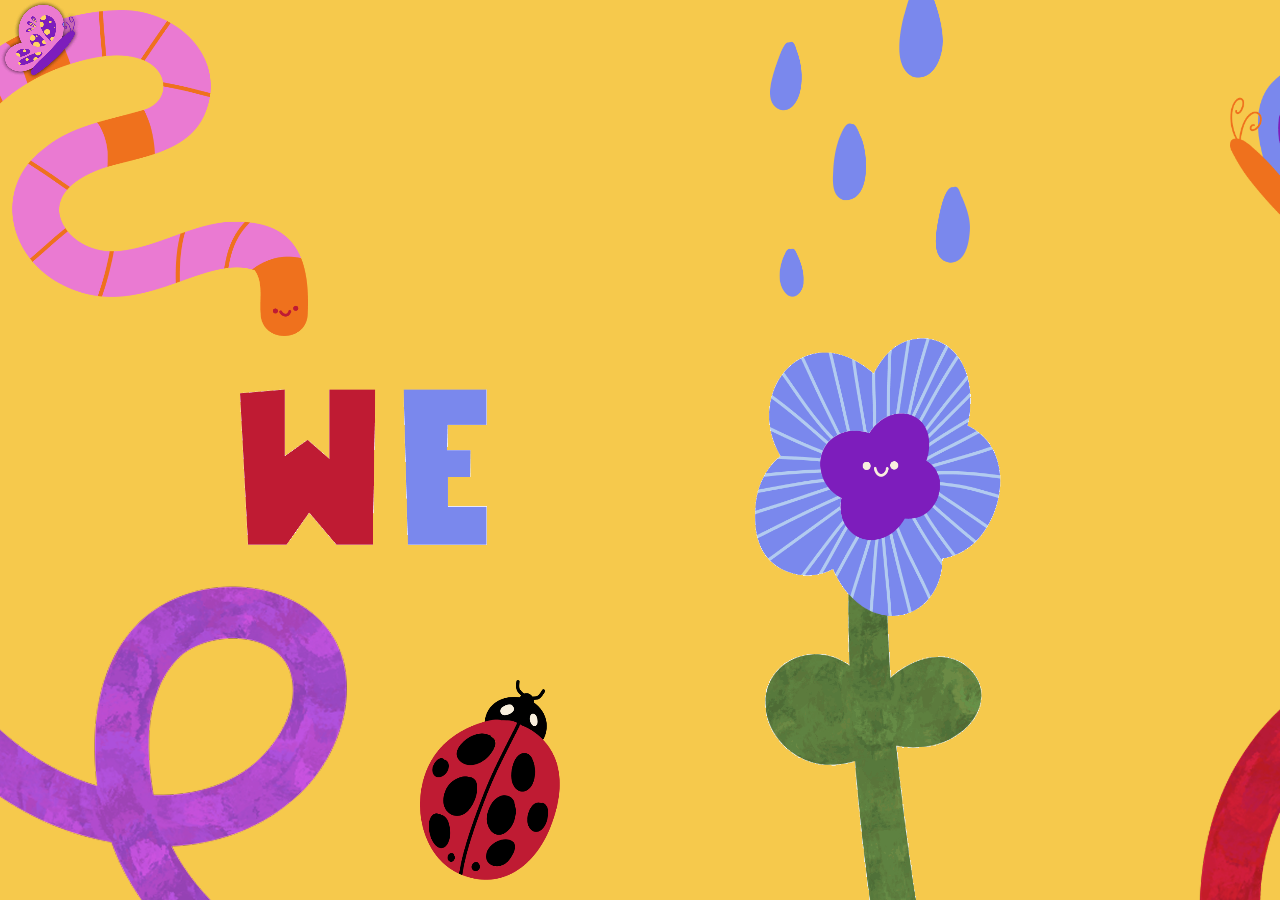
<file: index.html>
<!DOCTYPE html>
<html lang="en">
  <head>
    <meta charset="utf-8" />
    <meta name="viewport" content="width=device-width, initial-scale=1.0">

    <title>Sketch</title>

    <link rel="stylesheet" type="text/css" href="style.css">

    <script src="libraries/p5.min.js"></script>
    <script src="libraries/p5.sound.min.js"></script>
  </head>

  <body>
    <script src="sketch.js"></script>
  </body>
</html>
</file>
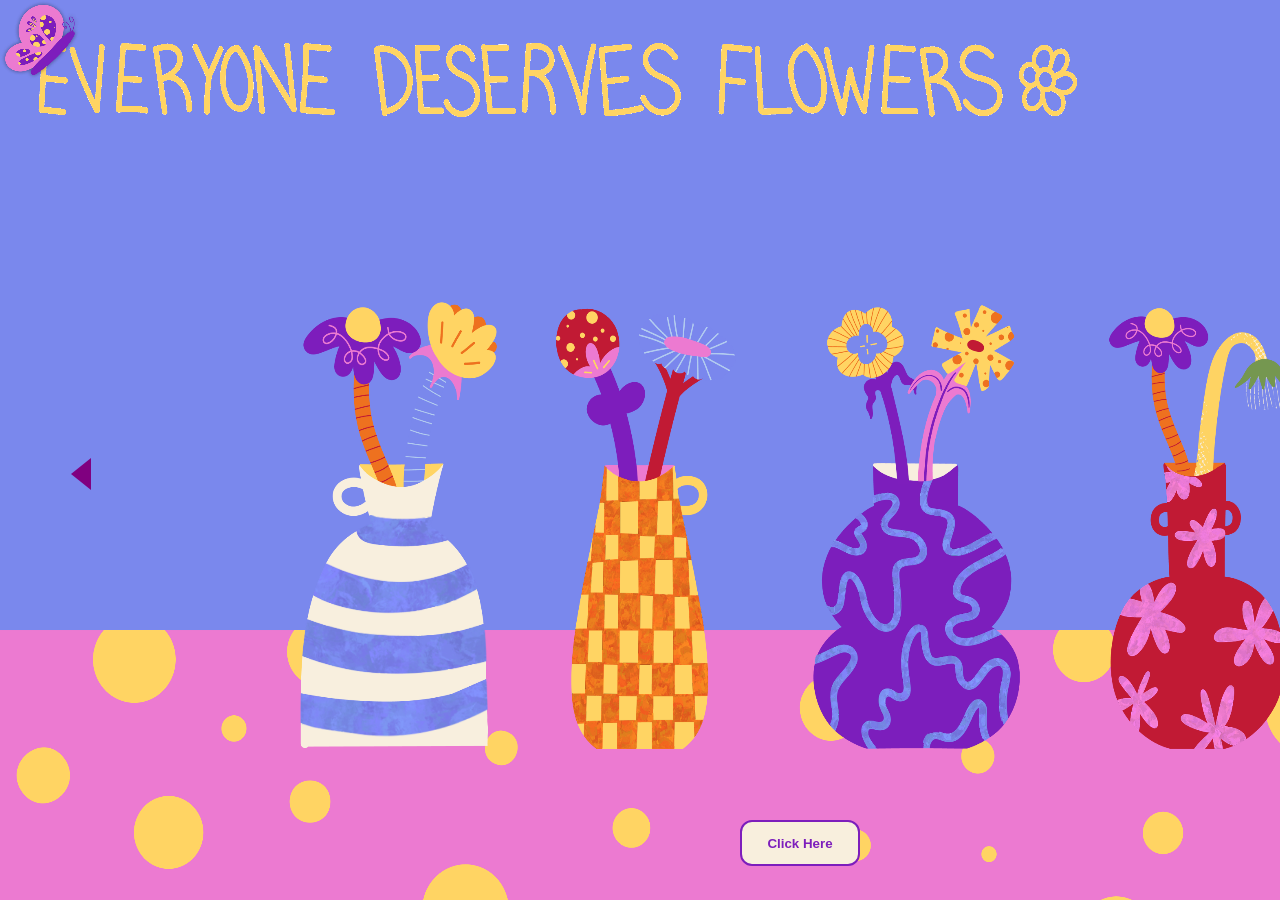
<file: fourth.html>
<!DOCTYPE html>
<html lang="en">
  <head>
    <meta charset="utf-8" />
    <meta name="viewport" content="width=device-width, initial-scale=1.0">

    <title>Sketch</title>

    <link rel="stylesheet" type="text/css" href="style.css">

    <script src="libraries/p5.min.js"></script>
    <script src="libraries/p5.sound.min.js"></script>
  </head>

  <body>
    <script src="sketch4.js"></script>
  </body>
</html>
</file>
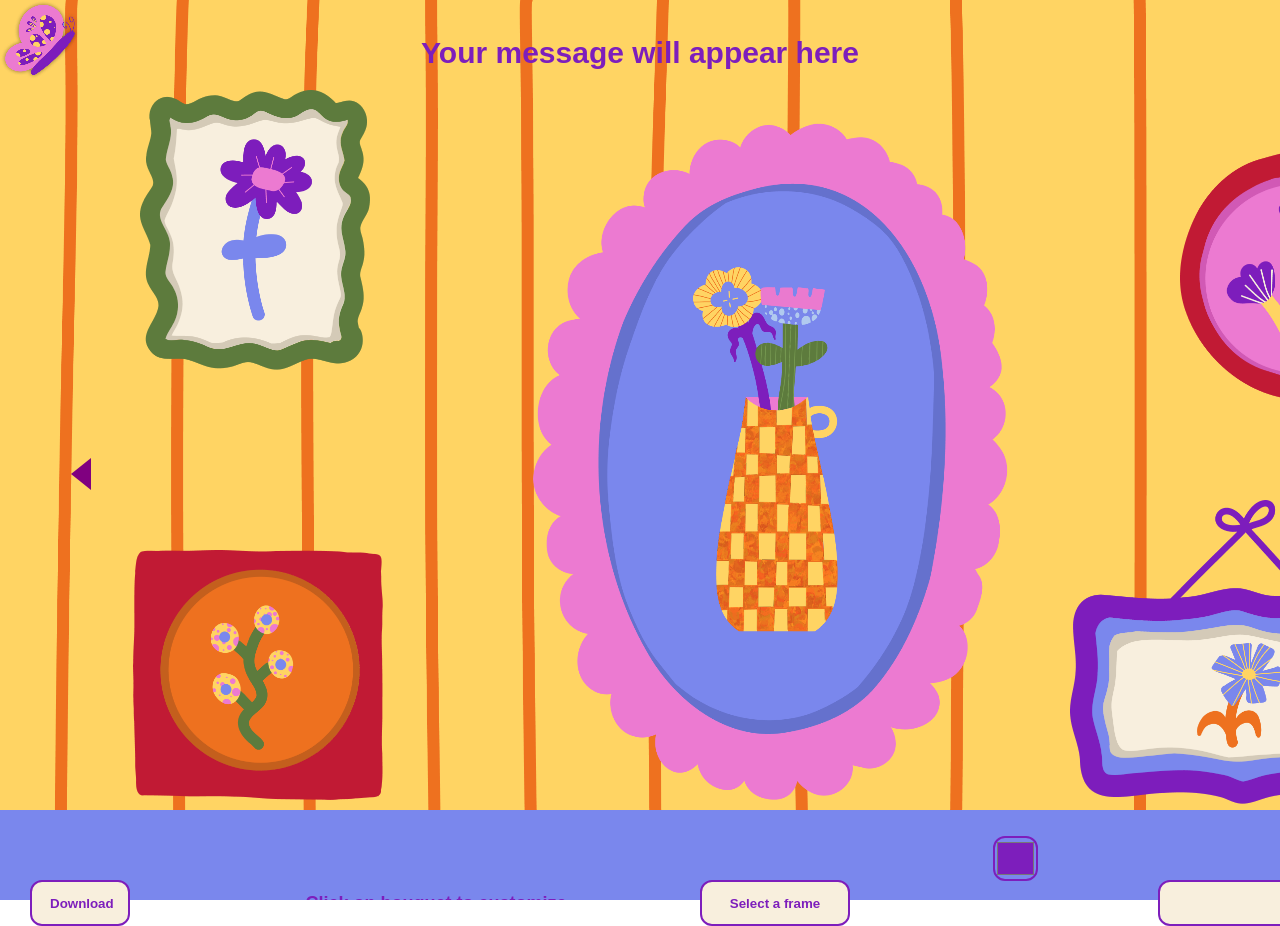
<file: gallery.html>
<!DOCTYPE html>
<html lang="en">
  <head>
    <meta charset="utf-8" />
    <meta name="viewport" content="width=device-width, initial-scale=1.0">

    <title>Sketch</title>

    <link rel="stylesheet" type="text/css" href="style.css">

    <script src="libraries/p5.min.js"></script>
    <script src="libraries/p5.sound.min.js"></script>
  </head>

  <body>
    <script src="sketch5.js"></script>
  </body>
</html>
</file>
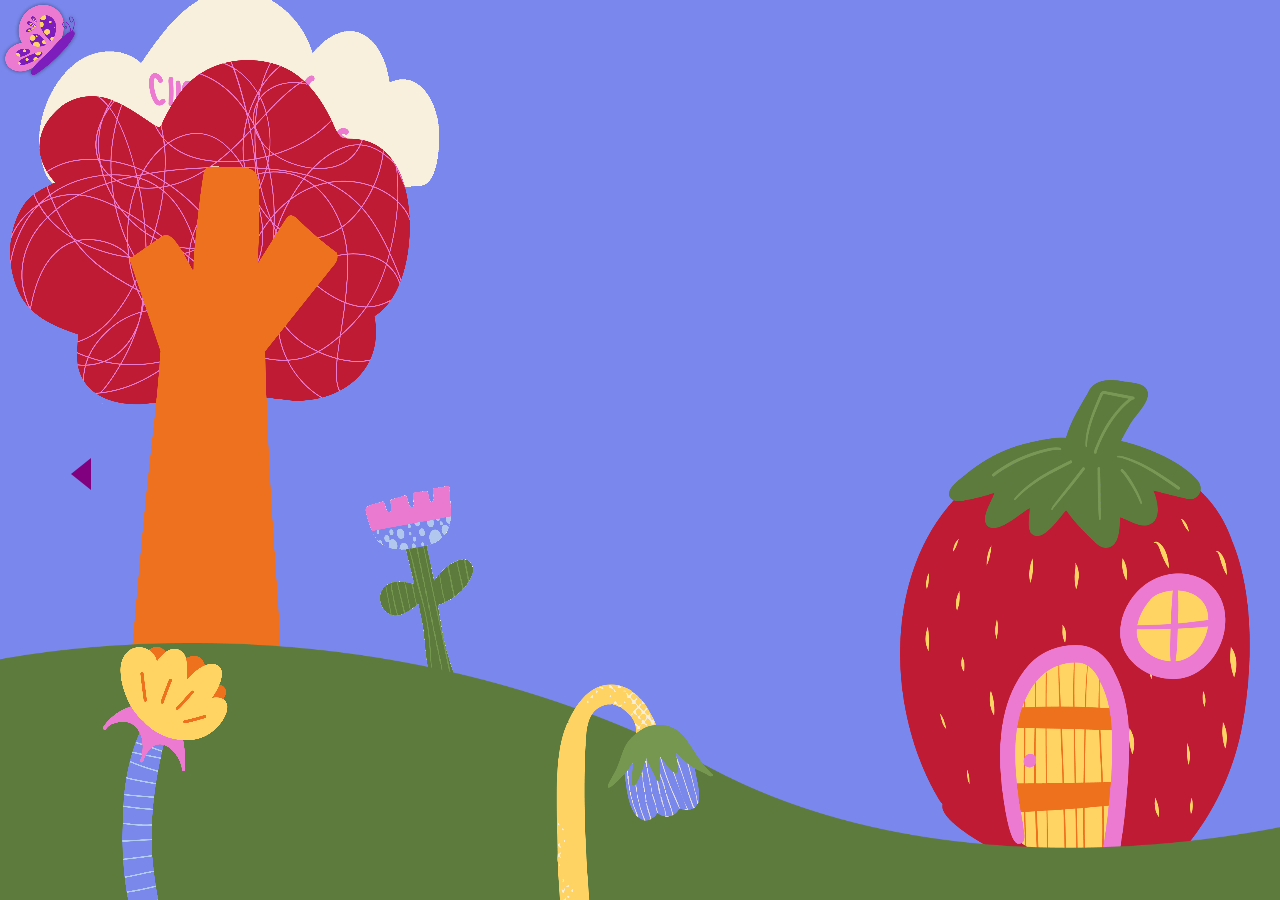
<file: second.html>
<!DOCTYPE html>
<html lang="en">
  <head>
    <meta charset="utf-8" />
    <meta name="viewport" content="width=device-width, initial-scale=1.0">

    <title>Sketch</title>

    <link rel="stylesheet" type="text/css" href="style.css">

    <script src="libraries/p5.min.js"></script>
    <script src="libraries/p5.sound.min.js"></script>
  </head>

  <body>
    <script src="sketch2.js"></script>
  </body>
</html>
</file>
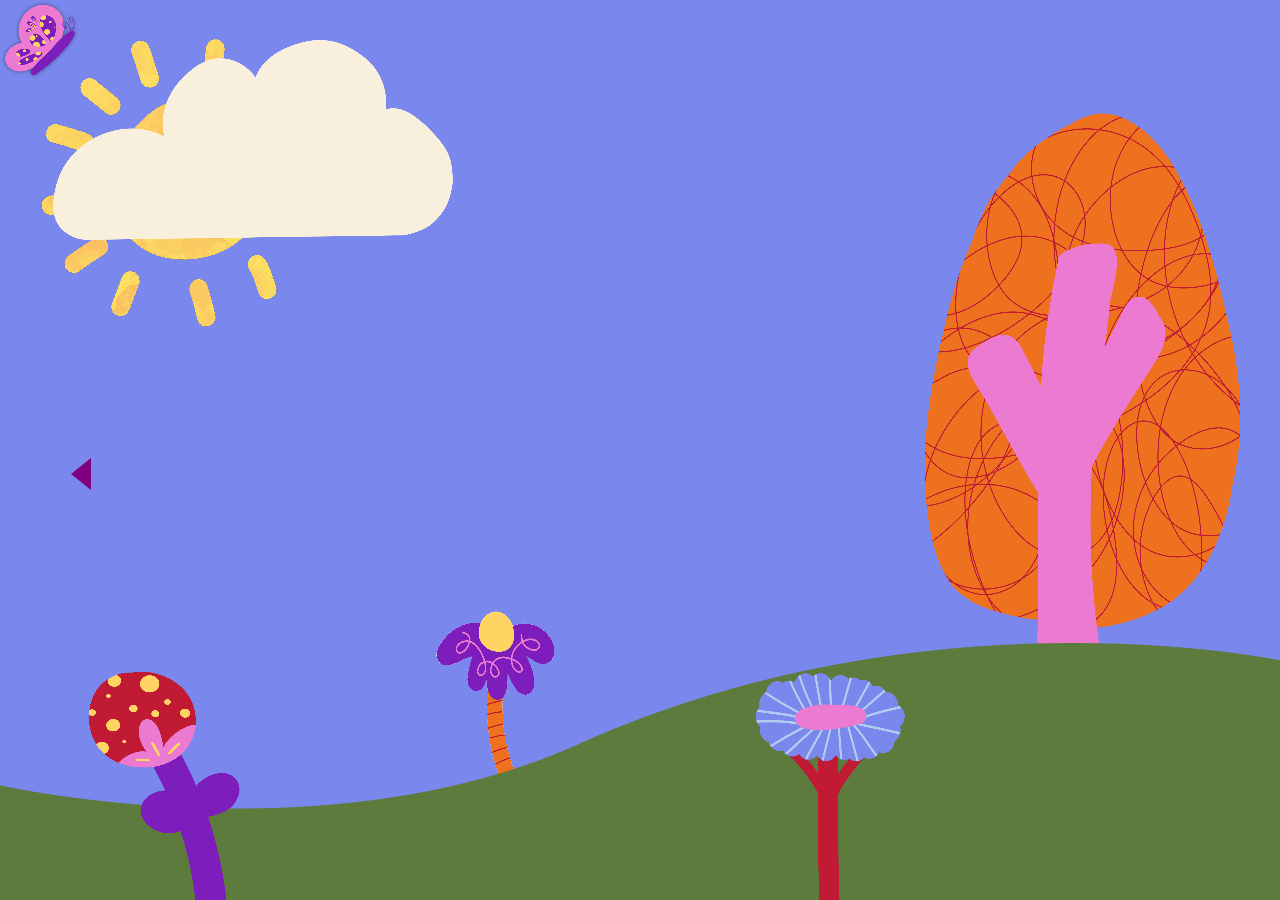
<file: third.html>
<!DOCTYPE html>
<html lang="en">
  <head>
    <meta charset="utf-8" />
    <meta name="viewport" content="width=device-width, initial-scale=1.0">

    <title>Sketch</title>

    <link rel="stylesheet" type="text/css" href="style.css">

    <script src="libraries/p5.min.js"></script>
    <script src="libraries/p5.sound.min.js"></script>
  </head>

  <body>
    <script src="sketch3.js"></script>
  </body>
</html>
</file>
<file: style.css>
html, body {
  margin: 0;
  padding: 0;
}

canvas {
  display: block;
}

.btn {
  position: absolute;
  left: 1320px;
  top: 830px;
  text-decoration: none;
  color: #7A87ED;
  font-family: sans-serif;
  font-weight: 800;
  border-width: 2.5px;
  border-style: solid;
  border-color:#7A87ED;
  padding: 8px 18px;
  background-color: #F8EFDD;

  border-radius: 12px;

  animation: fadeIn 2s;
}

@keyframes fadeIn {
  0%   { opacity: 0; }
  20%  { opacity: 5; }
  40%  { opacity: 0; }
  60%  { opacity: 5; }
  80% { opacity: 0; }
  100% { opacity: 5; }

}
.btn2 {
  position: absolute;
  left: 1340px;
  top: 880px;
  text-decoration: none;
  color: #7D1EBC;
  font-family: sans-serif;
  font-weight: 800;
  border-width: 2.5px;
  border-style: solid;
  border-color:#7D1EBC;
  padding: 8px 18px;
  background-color: #F8EFDD;

  border-radius: 12px;

  transition-duration: 0.4s;
}
.btn2:hover {
  background-color: #7D1EBC; /* purple*/
  color: #F8EFDD;

  box-shadow:0 4px 8px 0 rgba(0,0,0,0.6);
}
.btn3 {
  position: absolute;
  top: 880px;
  left: 700px;
  text-decoration: none;
  width: 150px;
  height: 46px;
  color: #7D1EBC;
  font-family: sans-serif;
  font-weight: 800;
  border-width: 2.5px;
  border-style: solid;
  border-color:#7D1EBC;
  padding: 8px 18px;
  background-color: #F8EFDD;
    border-radius: 12px;

  animation: fadeIn 2s;
}

@keyframes fadeIn {
  0%   { opacity: 0; }
  20%  { opacity: 5; }
  40%  { opacity: 0; }
  60%  { opacity: 5; }
  80% { opacity: 0; }
  100% { opacity: 5; }
}
.btn4 {
  position: absolute;
  top: 880px;
  left: 1370px;
  text-decoration: none;
  width: 100px;
  height: 46px;
  color: #7D1EBC;
  font-family: sans-serif;
  font-weight: 800;
  border-width: 2.5px;
  border-style: solid;
  border-color:#7D1EBC;
  padding: 8px 18px;
  background-color: #F8EFDD;
  border-radius: 12px;

    
}
.btn5 {
  position: absolute;
  top: 820px;
  left: 740px;
  text-decoration: none;
  width: 120px;
  height: 46px;
  color: #7D1EBC;
  font-family: sans-serif;
  font-weight: 800;
  border-width: 2.5px;
  border-style: solid;
  border-color:#7D1EBC;
  padding: 8px 18px;
  background-color: #F8EFDD;
    border-radius: 12px;

  animation: fadeIn 2s;
}

@keyframes fadeIn {
  0%   { opacity: 0; }
  20%  { opacity: 5; }
  40%  { opacity: 0; }
  60%  { opacity: 5; }
  80% { opacity: 0; }
  100% { opacity: 5; }
}
</file>
